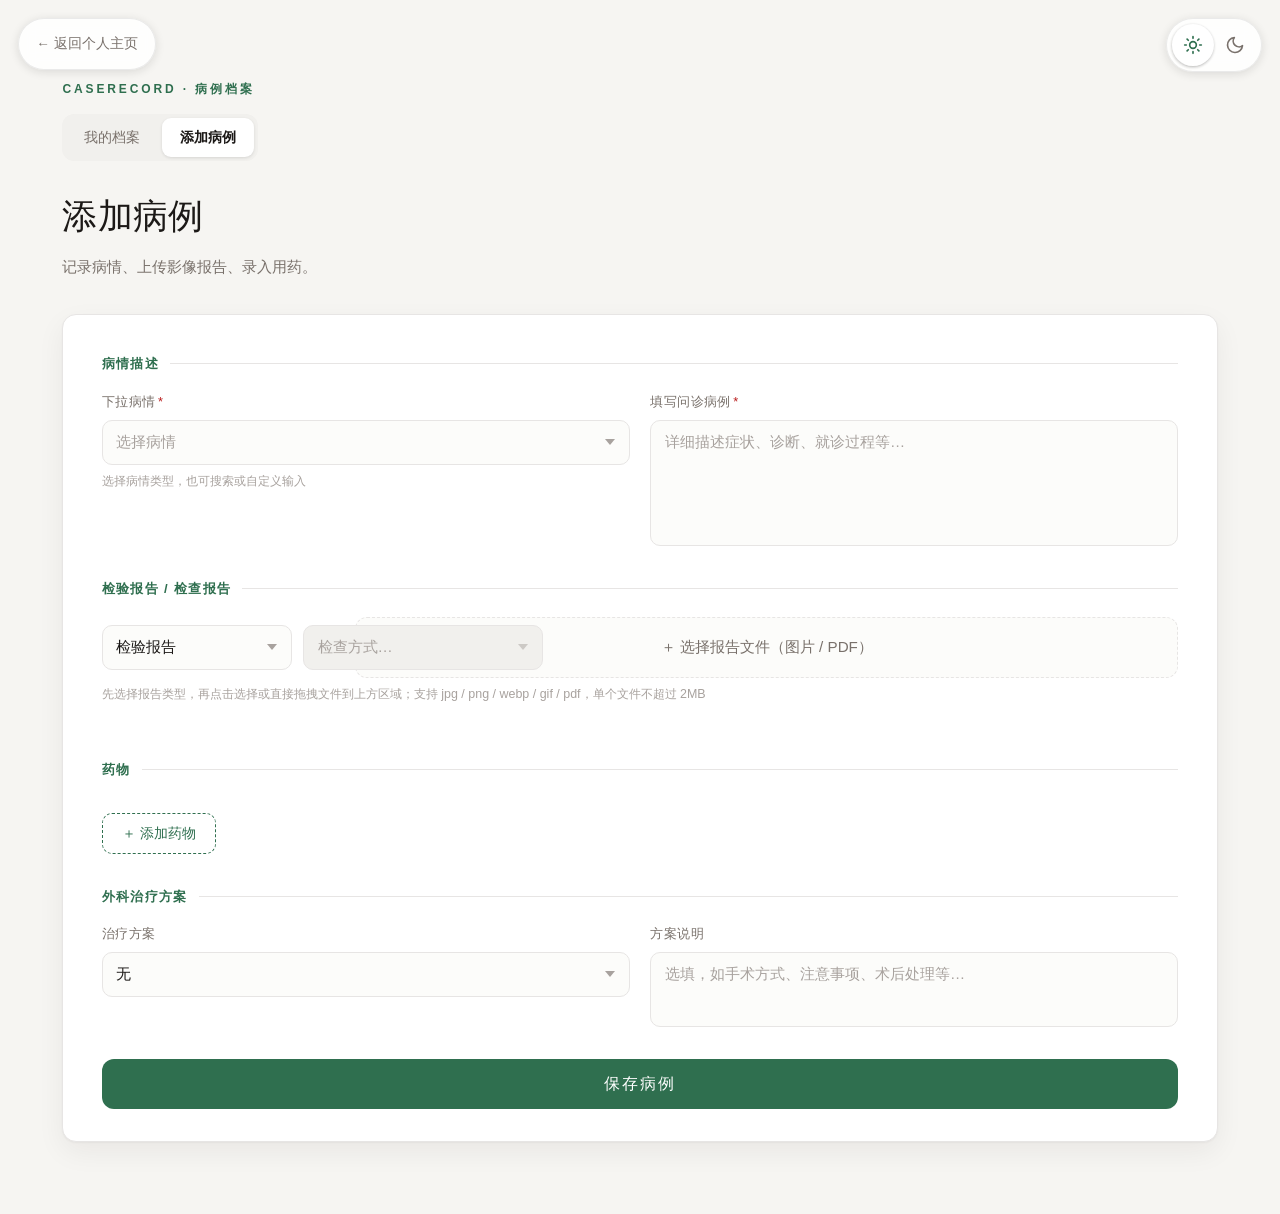
<file: app/case.html>
<!DOCTYPE html>
<html lang="zh-CN">
<head>
  <meta charset="UTF-8">
  <meta name="viewport" content="width=device-width, initial-scale=1.0">
  <title>CaseRecord · 添加病例</title>
  <link rel="stylesheet" href="css/style.css">
<script>
  // 主题防闪白：渲染前按记忆应用深色模式（加在 <html> 上）
  (function () {
    try {
      if (localStorage.getItem("caseRecord.theme") === "dark") {
        document.documentElement.classList.add("dark");
      }
    } catch (e) {}
  })();
</script>
</head>
<body>
  <div class="theme-toggle" id="theme-toggle" role="group" aria-label="主题切换">
    <span class="theme-slider" aria-hidden="true"></span>
    <button type="button" class="theme-btn active" data-theme="light" title="浅色模式" aria-label="浅色模式">
      <svg viewBox="0 0 24 24"  fill="none" stroke="currentColor" stroke-width="2" stroke-linecap="round" stroke-linejoin="round" aria-hidden="true"><circle cx="12" cy="12" r="4"/><path d="M12 2v2M12 20v2M4.93 4.93l1.41 1.41M17.66 17.66l1.41 1.41M2 12h2M20 12h2M4.93 19.07l1.41-1.41M17.66 6.34l1.41-1.41"/></svg>
    </button>
    <button type="button" class="theme-btn" data-theme="dark" title="深色模式" aria-label="深色模式">
      <svg viewBox="0 0 24 24"  fill="none" stroke="currentColor" stroke-width="2" stroke-linecap="round" stroke-linejoin="round" aria-hidden="true"><path d="M21 12.79A9 9 0 1 1 11.21 3 7 7 0 0 0 21 12.79z"/></svg>
    </button>
  </div>

  <main class="page dash">
    <a class="back" href="dashboard.html" id="back-link">← 返回个人主页</a>
    <div class="brand">CaseRecord · 病例档案</div>

    <nav class="topnav" id="topnav">
      <span class="topnav-slider" aria-hidden="true"></span>
      <a class="topnav-link" href="dashboard.html">我的档案</a>
      <a class="topnav-link active" href="case.html">添加病例</a>
    </nav>

    <header>
      <h1 id="page-title">添加病例</h1>
      <p class="sub" id="page-sub">记录病情、上传影像报告、录入用药。</p>
    </header>

    <form id="case-form" class="card" novalidate>
      <!-- 病情描述：下拉病情 + 填写问诊病例 -->
      <fieldset>
        <div class="group-title">病情描述</div>
        <div class="grid">
          <div class="field">
            <label class="required">下拉病情</label>
            <div id="illness-slot"></div>
            <small class="hint">选择病情类型，也可搜索或自定义输入</small>
          </div>
          <div class="field">
            <label for="condition" class="required">填写问诊病例</label>
            <textarea id="condition" name="condition" rows="6" placeholder="详细描述症状、诊断、就诊过程等…"></textarea>
          </div>
        </div>
      </fieldset>

      <!-- 检验报告 / 检查报告 -->
      <fieldset>
        <div class="group-title">检验报告 / 检查报告</div>
        <div class="grid">
          <div class="field span-2">
            <div class="upload-toolbar">
              <div class="report-kind-group">
                <div class="kind-select" id="report-kind-slot"></div>
                <div class="modality-select" id="modality-slot"></div>
              </div>
              <input type="file" id="report-files" name="report-files" accept="image/*,.pdf" multiple hidden>
              <button type="button" class="upload-btn" id="upload-trigger">＋ 选择报告文件（图片 / PDF）</button>
            </div>
            <small class="hint" id="upload-hint">先选择报告类型，再点击选择或直接拖拽文件到上方区域；支持 jpg / png / webp / gif / pdf，单个文件不超过 2MB</small>
            <div class="upload-preview" id="upload-preview"></div>
          </div>
        </div>
      </fieldset>

      <!-- 药物 -->
      <fieldset>
        <div class="group-title">药物</div>
        <div class="grid" id="med-list">
          <!-- 药物行由 JS 生成 -->
        </div>
        <button type="button" class="add-med" id="add-med">＋ 添加药物</button>
      </fieldset>

      <!-- 外科治疗方案 -->
      <fieldset>
        <div class="group-title">外科治疗方案</div>
        <div class="grid">
          <div class="field">
            <label>治疗方案</label>
            <div id="treatment-slot"></div>
          </div>
          <div class="field">
            <label for="treatment-note">方案说明</label>
            <textarea id="treatment-note" name="treatment-note" rows="3" placeholder="选填，如手术方式、注意事项、术后处理等…"></textarea>
          </div>
        </div>
      </fieldset>

      <div class="submit-row">
        <button type="submit" class="btn-submit" id="btn-submit">保存病例</button>
      </div>
    </form>
  </main>

  <div class="toast" id="toast" role="status"></div>

  <script src="js/store.js"></script>
  <script src="js/case.js"></script>
  <script>
    (function () {
      var nav = document.getElementById("topnav");
      if (!nav) return;
      var links = nav.querySelectorAll(".topnav-link");
      var active = nav.querySelector(".topnav-link.active");
      if (active && links[0] && active !== links[0]) nav.classList.add("second");
    })();
  </script>
  <script src="js/theme.js"></script>
</body>
</html>
</file>
<file: app/css/style.css>
/* ==========================================================
   CaseRecord · 病例档案
   简洁 / 高级 / 暖白基调 + 墨绿强调
   ========================================================== */

:root {
  --bg: #f6f5f2;
  --card: #ffffff;
  --ink: #1c1917;
  --ink-2: #79716b;
  --ink-3: #a8a29e;
  --line: #e7e5e4;
  --accent: #2f6f4f;
  --accent-deep: #20533a;
  --accent-soft: #e9f2ec;
  --danger: #b91c1c;
  --field-bg: #fcfcfa;
  --well: #f1f0ed;
  --field-focus: #ffffff;
  --radius: 14px;
  --shadow: 0 1px 2px rgba(28, 25, 23, 0.04), 0 10px 28px rgba(28, 25, 23, 0.06);
}

/* 深色模式：基础配色（切换可见；类加在 <html> 上，页面渲染前即生效，避免闪白） */
html.dark {
  --bg: #151517;
  --card: #1b1b1c;
  --ink: #e8e8ea;
  --ink-2: #9a9a9f;
  --ink-3: #6b6b70;
  --line: #333336;
  --accent: #6fbf96;
  --accent-deep: #8ad2ab;
  --accent-soft: #223a2d;
  --danger: #e06a5c;
  --field-bg: #1f1f21;
  --well: #242426;
  --field-focus: #262629;
  --shadow: 0 1px 2px rgba(0, 0, 0, 0.3), 0 10px 28px rgba(0, 0, 0, 0.35);
  background: var(--bg);
  color: var(--ink);
}

/* 深色模式：表面适配（下拉菜单等原硬编码白色区域） */
html.dark .cselect-menu {
  background: var(--card);
}

html.dark .cselect-menu li:hover,
html.dark .cselect-menu li.active {
  background: var(--well);
}

html.dark .ocr-raw-details[open] .ocr-raw {
  background: var(--field-bg);
}

/* 深色模式：按钮 / 切换控件 hover 高亮适配 */
html.dark .btn-add:hover,
html.dark .add-med:hover,
html.dark .btn-edit-detail:hover,
html.dark .btn-rerun:hover {
  background: var(--well);
}

html.dark .btn-danger:hover {
  background: rgba(224, 106, 92, 0.14);
}

html.dark .modal-btn-cancel:hover {
  background: var(--well);
}

html.dark .cselect-trigger:hover {
  border-color: var(--line);
  background: var(--field-bg);
}

html.dark .segmented label:hover {
  background: rgba(255, 255, 255, 0.08);
}

html.dark .mode-btn:hover {
  color: #fff;
}

html.dark .lab-input:hover {
  background: var(--well);
}

html.dark .topnav-link:hover {
  color: #fff;
}


* {
  margin: 0;
  padding: 0;
  box-sizing: border-box;
}

html {
  -webkit-font-smoothing: antialiased;
  text-rendering: optimizeLegibility;
  background: var(--bg);
}

body {
  font-family: -apple-system, BlinkMacSystemFont, "Segoe UI", "PingFang SC",
    "Hiragino Sans GB", "Microsoft YaHei", sans-serif;
  background: transparent; /* 背景由 html 承载，避免遮挡负层辐射圆 */
  color: var(--ink);
  line-height: 1.6;
  min-height: 100vh;
}

/* ---------- 页面容器与淡入 ---------- */
.page {
  position: relative;
  z-index: 1;
  max-width: 860px;
  margin: 0 auto;
  padding: 5rem 1.5rem 4.5rem;
}

@keyframes fade {
  from {
    opacity: 0;
    transform: translateY(8px);
  }
  to {
    opacity: 1;
    transform: none;
  }
}

/* ---------- 页头 ---------- */
header {
  margin-bottom: 2.2rem;
}

/* ---------- 首页（风光照片铺满全屏背景，左 30% 高斯模糊显示标题按钮） ---------- */
.home {
  position: relative;
  max-width: none;
  min-height: 100vh;
  padding: 0;
  margin: 0;
}

/* 照片铺满整个页面 */
.home-right {
  position: absolute;
  inset: 0;
  z-index: 0;
  overflow: hidden;
}

.home-photo {
  position: absolute;
  inset: 0;
  width: 100%;
  height: 100%;
  object-fit: cover;
  object-position: 48% 50%;
  display: block;
}

/* 左 30%：标题按钮 + 高斯模糊背景（同一张照片自身模糊，兼容性最稳） */
.home-left {
  position: relative;
  z-index: 1;
  width: 30%;
  min-height: 100vh;
  display: flex;
  flex-direction: column;
  justify-content: center;
  padding: 3rem clamp(1.6rem, 3vw, 3.4rem);
  box-sizing: border-box;
  overflow: hidden;
}

/* 模糊背景层：同一张照片放大铺满并高斯模糊 */
.home-left::before {
  content: "";
  position: absolute;
  inset: -24px; /* 向外扩一点，避免边缘漏出未模糊区域 */
  background: url("../assets/home-landscape.jpg") center / cover no-repeat;
  filter: blur(18px);
  -webkit-filter: blur(18px);
  transform: scale(1.06);
  z-index: 0;
}

/* 深色遮罩层：压暗背景，提升白字可读性 */
.home-left::after {
  content: "";
  position: absolute;
  inset: 0;
  background: rgba(0, 0, 0, 0.35);
  z-index: 0;
}

/* 内容浮在模糊层之上 */
.home-left > * {
  position: relative;
  z-index: 1;
}

.home h1 {
  font-size: clamp(1.9rem, 2.6vw, 2.6rem);
}

/* 左栏文字统一白色系，与照片背景协调 */
.home-left .brand {
  color: #fff;
}

.home-left h1 {
  color: #fff;
  text-shadow: 0 2px 12px rgba(0, 0, 0, 0.35);
}

.home-left .sub {
  color: rgba(255, 255, 255, 0.88);
  text-shadow: 0 1px 8px rgba(0, 0, 0, 0.3);
}

.home-left .secondary {
  color: rgba(255, 255, 255, 0.85);
}

.home-left .secondary:hover {
  color: #fff;
  background: transparent; /* 覆盖全局 hover 白底，避免与照片不协调 */
  border-radius: 0;
}

/* 首页覆盖 .page 的宽度/内边距限制 */
.page.home {
  max-width: none;
  width: 100%;
  padding: 0;
}

@media (max-width: 900px) {
  /* 窄屏：左栏占满宽度，照片仍铺满全屏背景 */
  .home-left {
    width: 100%;
    min-height: 100vh;
    padding: 2.5rem 1.6rem;
    border-right: none;
  }

  .home-right {
    min-height: 100vh;
  }
}

/* 主按钮块 */
.cta {
  display: flex;
  align-items: center;
  justify-content: space-between;
  gap: 1rem;
  margin-top: 2.8rem;
  padding: 1.35rem 1.5rem;
  background: var(--card);
  border: 1px solid var(--line);
  border-radius: var(--radius);
  box-shadow: var(--shadow);
  text-decoration: none;
  color: var(--ink);
  cursor: pointer;
  transition: border-color 0.2s ease, box-shadow 0.2s ease, transform 0.2s ease;
}

.cta:hover {
  border-color: var(--accent);
  box-shadow: 0 2px 4px rgba(28, 25, 23, 0.05), 0 18px 44px rgba(47, 111, 79, 0.16);
  transform: translateY(-2px);
}

.cta:active {
  transform: translateY(0) scale(0.995);
}

.cta-text {
  font-size: 1.08rem;
  font-weight: 600;
  letter-spacing: 0.05em;
}

.cta-arrow {
  flex-shrink: 0;
  width: 44px;
  height: 44px;
  display: grid;
  place-items: center;
  border-radius: 50%;
  background: var(--accent-soft);
  color: var(--accent);
  transition: background 0.2s ease, color 0.2s ease, transform 0.2s ease;
}

.cta-arrow svg {
  display: block;
}

.cta:hover .cta-arrow {
  background: var(--accent);
  color: #fff;
  transform: translateX(4px);
}

/* 次要链接 */
.secondary {
  display: inline-block;
  margin-top: 1.4rem;
  font-size: 0.85rem;
  color: var(--ink-3);
  text-decoration: none;
  transition: color 0.15s ease;
}

.secondary:hover {
  color: var(--accent);
  background: var(--bg);
  border-radius: 6px;
}

/* ---------- 个人界面：宽幅容器 ---------- */
.dash {
  max-width: min(1320px, 94vw); /* 比全屏略窄，两侧留空隙 */
  padding-top: 5rem;
}

/* 顶部超长信息条 */
.profile-bar {
  display: flex;
  flex-direction: column;
  gap: 1.4rem;
  padding: 1.6rem 2rem;
}

.bar-top {
  display: flex;
  align-items: center;
  gap: 2.2rem;
}

.bar-left {
  display: flex;
  align-items: center;
  gap: 1.2rem;
  flex-shrink: 0;
}

.bar-title h2 {
  font-size: 1.5rem;
  font-weight: 600;
}

.bar-saved {
  font-size: 0.75rem;
  color: var(--ink-3);
  margin-top: 0.35rem;
}

.bar-info {
  flex: 1;
  min-width: 0;
  display: grid;
  grid-template-columns: repeat(auto-fit, minmax(130px, 1fr));
  gap: 1rem 1.5rem;
}

.bar-actions {
  flex-shrink: 0;
}

.btn-edit {
  display: inline-block;
  min-width: 200px;
  padding: 0.9rem 2rem;
  border-radius: 12px;
  background: var(--accent);
  color: #fff;
  font-size: 1rem;
  font-family: inherit;
  letter-spacing: 0.12em;
  text-decoration: none;
  text-align: center;
  transition: background 0.15s ease, transform 0.05s ease;
}

.btn-edit:hover {
  background: var(--accent-deep);
}

.btn-edit:active {
  transform: scale(0.99);
}

.avatar {
  width: 64px;
  height: 64px;
  border-radius: 50%;
  background: var(--accent);
  color: #fff;
  display: grid;
  place-items: center;
  font-family: Georgia, "Times New Roman", "Songti SC", SimSun, serif;
  font-size: 1.8rem;
  flex-shrink: 0;
}

.chips {
  display: flex;
  flex-wrap: wrap;
  gap: 0.45rem;
  margin-top: 0.5rem;
}

.chip {
  font-size: 0.78rem;
  color: var(--accent);
  background: var(--accent-soft);
  border-radius: 999px;
  padding: 0.25rem 0.75rem;
}

.info-item {
  display: flex;
  flex-direction: column;
  gap: 0.2rem;
}

.info-label {
  font-size: 0.75rem;
  color: var(--ink-3);
  letter-spacing: 0.08em;
}

.info-value {
  font-size: 0.98rem;
  color: var(--ink);
}

.section-title {
  font-size: 0.82rem;
  font-weight: 600;
  letter-spacing: 0.1em;
  color: var(--accent);
  margin-bottom: 0.9rem;
}

.history-item {
  display: flex;
  flex-direction: column;
  gap: 0.2rem;
}

.history-label {
  font-size: 0.75rem;
  color: var(--ink-3);
  letter-spacing: 0.08em;
}

.history-text {
  font-size: 0.95rem;
  color: var(--ink);
  line-height: 1.7;
}

/* 添加病例（档案外右下侧） */
.add-case-row {
  margin-top: 1.4rem;
  display: flex;
  justify-content: flex-end;
}

.btn-add {
  padding: 0.75rem 1.6rem;
  border: 1px solid var(--accent);
  border-radius: 12px;
  background: transparent;
  color: var(--accent);
  font-size: 0.95rem;
  font-family: inherit;
  letter-spacing: 0.08em;
  cursor: pointer;
  transition: background 0.15s ease, color 0.15s ease;
}

a.btn-add {
  display: inline-block;
  text-decoration: none;
}

.btn-add:hover {
  background: var(--accent-soft);
}

.btn-add:active {
  transform: scale(0.98);
}

/* ---------- 影像上传 ---------- */
/* ---------- 检验/检查报告上传 ---------- */
.upload-toolbar {
  display: flex;
  align-items: center;
  gap: 0.8rem;
}

/* 报告类型 + 检查方式：横向并排，检查方式常驻显示 */
.report-kind-group {
  display: flex;
  align-items: center;
  gap: 0.7rem;
  flex: 0 0 auto;
  min-width: 0;
}

.kind-select {
  flex: 0 0 190px;
  min-width: 0;
}

.modality-select {
  flex: 0 0 240px;
  min-width: 0;
}

/* 禁用态（检验报告时检查方式置灰不可选） */
.cselect.disabled .cselect-trigger {
  background: var(--well, #f1f0ed);
  color: var(--ink-3);
  border-color: var(--line);
  cursor: not-allowed;
}

.cselect.disabled .cselect-caret {
  border-top-color: var(--ink-3);
  opacity: 0.5;
}

.upload-toolbar .upload-btn {
  flex: 1; /* 填满剩余空间 */
  width: auto;
}

@media (max-width: 640px) {
  .upload-toolbar {
    flex-direction: column;
    align-items: stretch;
  }

  .report-kind-group {
    flex-direction: column;
    align-items: stretch;
  }
}

.upload-btn {
  width: 100%;
  padding: 1.2rem;
  border: 1.5px dashed var(--line);
  border-radius: 12px;
  background: var(--field-bg, #fcfcfa);
  color: var(--ink-2);
  font-size: 0.95rem;
  font-family: inherit;
  cursor: pointer;
  transition: border-color 0.15s ease, background 0.15s ease, color 0.15s ease;
}

.upload-btn:hover {
  border-color: var(--accent);
  color: var(--accent);
  background: var(--accent-soft);
}

/* 拖拽文件到上传区域时高亮 */
.upload-btn.drag-over {
  border-color: var(--accent);
  border-style: solid;
  color: var(--accent);
  background: var(--accent-soft);
  box-shadow: 0 0 0 3px rgba(47, 111, 79, 0.12);
}

/* ---------- 全屏拖拽遮罩（文件拖入页面时） ---------- */
.drop-overlay {
  position: fixed;
  inset: 0;
  z-index: 9999;
  display: none;
  align-items: center;
  justify-content: center;
  background: rgba(21, 21, 23, 0.78);
  backdrop-filter: blur(4px);
  -webkit-backdrop-filter: blur(4px);
}

.drop-overlay.show {
  display: flex;
}

.drop-overlay-box {
  display: flex;
  flex-direction: column;
  align-items: center;
  gap: 0.6rem;
  padding: 2.2rem 3rem;
  border: 2px dashed rgba(255, 255, 255, 0.55);
  border-radius: 18px;
  background: rgba(255, 255, 255, 0.06);
  color: #fff;
  text-align: center;
  transition: background-color 0.3s ease;
}

.drop-overlay-icon {
  font-size: 2.6rem;
  line-height: 1;
}

.drop-overlay-title {
  font-size: 1.15rem;
  font-weight: 600;
  letter-spacing: 0.04em;
  color: #fff;
  transition: color 0.3s ease;
}

.drop-overlay-sub {
  font-size: 0.82rem;
  color: rgba(255, 255, 255, 0.8);
}

/* 拖到提示框上方：仅背景高亮渐变（外观不变） */
.drop-overlay.over-upload .drop-overlay-box {
  background: rgba(47, 111, 79, 0.45);
}

.drop-overlay.over-upload .drop-overlay-title {
  color: #a5e3c0;
}

.upload-preview {
  display: flex;
  flex-direction: column;
  gap: 0.8rem;
  margin-top: 0.9rem;
}

.report-remove {
  width: 32px;
  height: 32px;
  border-radius: 8px;
  border: 1px solid var(--line);
  background: transparent;
  color: var(--ink-3);
  font-size: 1rem;
  line-height: 1;
  cursor: pointer;
  flex-shrink: 0;
  transition: color 0.15s ease, border-color 0.15s ease;
}

.report-remove:hover {
  color: var(--danger);
  border-color: var(--danger);
}

/* ---------- 药物行（一药一卡，两列并排小方块） ---------- */
#med-list {
  display: grid;
  grid-template-columns: repeat(2, 1fr);
  gap: 0.8rem;
}

/* 窗口较窄时改为单列，保证用法用量一行放得下 */
@media (max-width: 1200px) {
  #med-list {
    grid-template-columns: 1fr;
  }
}

.med-row {
  position: relative;
  display: flex;
  flex-direction: column;
  gap: 0.9rem;
  padding: 1.1rem 1.2rem;
  border: 1px solid var(--line);
  border-radius: 12px;
  background: var(--field-bg, #fcfcfa);
}

.med-row .field:first-child {
  margin-right: 3rem; /* 给右上角删除按钮留位 */
}

/* 用法用量四段下拉 */
.med-usage-row {
  display: flex;
  align-items: center;
  gap: 0.35rem;
  flex-wrap: nowrap; /* 强制一行，不换行 */
}

.med-usage-row .cselect {
  width: auto;
}

.med-usage-row .usage-freq {
  width: 78px;
}

.med-usage-row .usage-amount {
  width: 82px;
}

.med-usage-row .usage-unit {
  width: 82px;
}

.med-usage-row .usage-method {
  width: 122px;
}

.med-remove {
  position: absolute;
  top: 0.7rem;
  right: 0.7rem;
  width: 34px;
  height: 34px;
  border-radius: 9px;
  border: 1px solid var(--line);
  background: transparent;
  color: var(--ink-3);
  font-size: 1.1rem;
  line-height: 1;
  cursor: pointer;
  transition: color 0.15s ease, border-color 0.15s ease;
}

.med-remove:hover {
  color: var(--danger);
  border-color: var(--danger);
}

.add-med {
  margin-top: 1rem;
  padding: 0.6rem 1.2rem;
  border: 1px dashed var(--accent);
  border-radius: 10px;
  background: transparent;
  color: var(--accent);
  font-size: 0.9rem;
  font-family: inherit;
  cursor: pointer;
  transition: background 0.15s ease;
}

.add-med:hover {
  background: var(--accent-soft);
}

/* ---------- 病例列表 ---------- */
.cases-section {
  margin-top: 2.4rem;
}

.section-title-row {
  display: flex;
  align-items: baseline;
  justify-content: space-between;
  gap: 1rem;
  margin-bottom: 1rem;
}

.section-title-row .section-title {
  margin-bottom: 0;
}

.cases-count {
  font-size: 0.8rem;
  color: var(--ink-3);
}

.cases-list {
  display: flex;
  flex-direction: column;
  gap: 0.8rem;
}

.case-item {
  display: flex;
  align-items: center;
  justify-content: space-between;
  gap: 1.2rem;
  background: var(--card);
  border: 1px solid var(--line);
  border-radius: var(--radius);
  padding: 1.1rem 1.3rem;
  box-shadow: var(--shadow);
  cursor: pointer;
  text-decoration: none;
  color: inherit;
  transition: border-color 0.15s ease, box-shadow 0.15s ease;
}

.case-item:hover {
  border-color: var(--accent);
  box-shadow: 0 2px 4px rgba(28, 25, 23, 0.05), 0 12px 32px rgba(47, 111, 79, 0.1);
}

.case-item:focus-visible {
  outline: none;
  border-color: var(--accent);
  box-shadow: 0 0 0 3px rgba(47, 111, 79, 0.15);
}

.case-left {
  display: flex;
  flex-direction: column;
  gap: 0.35rem;
  min-width: 0;
}

.case-date {
  font-size: 0.78rem;
  color: var(--ink-3);
  letter-spacing: 0.05em;
}

.case-cond {
  font-size: 0.95rem;
  color: var(--ink);
  line-height: 1.6;
  display: -webkit-box;
  -webkit-line-clamp: 2;
  -webkit-box-orient: vertical;
  overflow: hidden;
}

/* ---------- 病例说明 ---------- */
.case-note {
  margin-top: 2.4rem;
}

.case-note .section-title-row {
  margin-bottom: 0.4rem;
}

.case-note-tip {
  font-size: 0.8rem;
  color: var(--ink-3);
  margin: 0 0 0.8rem;
}

.case-note-model {
  display: inline-block;
  font-size: 0.78rem;
  color: var(--accent);
  background: var(--accent-soft);
  border-radius: 999px;
  padding: 0.2rem 0.8rem;
  margin-bottom: 0.8rem;
  word-break: break-all;
}

.case-note textarea {
  width: 100%;
  min-height: 240px;
  resize: none;
  box-sizing: border-box;
  padding: 0.9rem 1rem;
  border: 1px solid var(--line);
  border-radius: var(--radius);
  background: var(--card);
  color: var(--ink);
  font-family: inherit;
  font-size: 0.95rem;
  line-height: 1.7;
  transition: border-color 0.15s ease, box-shadow 0.15s ease;
}

.case-note textarea:focus {
  outline: none;
  border-color: var(--accent);
  box-shadow: 0 0 0 3px rgba(47, 111, 79, 0.12);
}

.case-note textarea[readonly] {
  background: var(--field-bg, #faf9f7);
  color: var(--ink-2, #555);
  cursor: default;
}

.case-note textarea[readonly]:focus {
  border-color: var(--line);
  box-shadow: none;
}

.case-note-foot {
  display: flex;
  align-items: center;
  justify-content: space-between;
  gap: 1rem;
  margin-top: 0.8rem;
}

.case-note-meta {
  font-size: 0.78rem;
  color: var(--ink-3);
  min-width: 0;
  overflow: hidden;
  text-overflow: ellipsis;
  white-space: nowrap;
}

.case-note-hint {
  font-size: 0.78rem;
  color: var(--ink-3);
  flex-shrink: 0;
}

.btn-ai-note {
  flex-shrink: 0;
  padding: 0.55rem 1.4rem;
  border: none;
  border-radius: 999px;
  background: var(--accent);
  color: #fff;
  font-family: inherit;
  font-size: 0.9rem;
  letter-spacing: 0.06em;
  cursor: pointer;
  transition: background 0.15s ease, opacity 0.15s ease, transform 0.05s ease;
}

.btn-ai-note:hover {
  background: var(--accent-deep);
}

.btn-ai-note:active {
  transform: scale(0.99);
}

.btn-ai-note:disabled {
  opacity: 0.6;
  cursor: not-allowed;
}

.case-note-head-actions {
  display: flex;
  align-items: center;
  gap: 0.9rem;
}

.note-timer {
  font-size: 0.85rem;
  color: var(--accent);
  font-variant-numeric: tabular-nums;
  white-space: nowrap;
}

/* ---------- AI 解析（报告详情页） ---------- */
.ai-parse {
  margin-top: 2.4rem;
}

.ai-parse .section-title-row {
  margin-bottom: 0.4rem;
}

.ai-parse textarea {
  width: 100%;
  min-height: 260px;
  resize: none;
  box-sizing: border-box;
  padding: 0.9rem 1rem;
  border: 1px solid var(--line);
  border-radius: var(--radius);
  background: var(--card);
  color: var(--ink);
  font-family: inherit;
  font-size: 0.95rem;
  line-height: 1.7;
  transition: border-color 0.15s ease, box-shadow 0.15s ease;
}

.ai-parse textarea:focus {
  outline: none;
  border-color: var(--accent);
  box-shadow: 0 0 0 3px rgba(47, 111, 79, 0.12);
}

.ai-parse textarea[readonly] {
  background: var(--field-bg, #faf9f7);
  color: var(--ink-2, #555);
  cursor: default;
}

.case-tags {
  display: flex;
  flex-wrap: wrap;
  gap: 0.4rem;
  flex-shrink: 0;
}

@media (max-width: 640px) {
  .case-item {
    flex-direction: column;
    align-items: flex-start;
  }
}

/* ---------- 顶部导航栏 ---------- */
.topnav {
  position: relative;
  display: flex;
  gap: 0.3rem;
  width: fit-content;
  padding: 0.25rem;
  margin-bottom: 1.8rem;
  background: var(--well, #f1f0ed);
  border-radius: 12px;
}

/* 导航滑块：页面加载时滑到当前页对应按钮 */
/* 导航滑块：JS 定位 + 在目标位置从中心展开 */
.topnav-slider {
  position: absolute;
  top: 0.25rem;
  left: 0.25rem;
  width: calc(50% - 0.4rem);
  height: calc(100% - 0.5rem);
  background: var(--card, #fff);
  border-radius: 9px;
  box-shadow: 0 1px 3px rgba(28, 25, 23, 0.12);
  z-index: 0;
  pointer-events: none;
  --tx: 0;
  transform: translateX(var(--tx));
  transform-origin: center;
  animation: topnav-slide-in 0.4s cubic-bezier(0.4, 0, 0.2, 1);
}

/* 深色模式下导航滑块用稍亮的卡片色，避免刺眼纯白 */
html.dark .topnav-slider {
  background: #2e2e30;
  box-shadow: 0 1px 3px rgba(0, 0, 0, 0.35);
}

/* 当前页为第二个按钮（添加病例页）时滑块右移 */
.topnav.second .topnav-slider {
  --tx: calc(100% + 0.3rem);
}

/* 在目标位置从中心向两侧展开，无左右位移感 */
@keyframes topnav-slide-in {
  from {
    transform: translateX(var(--tx)) scaleX(0);
  }
}

.topnav-link {
  position: relative;
  z-index: 1;
  padding: 0.5rem 1.1rem;
  border-radius: 9px;
  font-size: 0.9rem;
  color: var(--ink-2);
  text-decoration: none;
  white-space: nowrap;
  transition: color 0.15s ease;
}

.topnav-link:hover {
  color: var(--ink);
}

.topnav-link.active {
  color: var(--ink);
  font-weight: 600;
}

@media (max-width: 640px) {
  .topnav {
    width: 100%;
  }

  .topnav-link {
    flex: 1;
    text-align: center;
  }
}

/* ---------- 病例详情页（整屏） ---------- */
.header-row {
  display: flex;
  align-items: center;
  justify-content: space-between;
  gap: 1.5rem;
  flex-wrap: wrap;
}

.btn-edit-detail {
  padding: 0.7rem 1.5rem;
  border: 1px solid var(--accent);
  border-radius: 12px;
  background: transparent;
  color: var(--accent);
  font-size: 0.95rem;
  font-family: inherit;
  letter-spacing: 0.08em;
  text-decoration: none;
  white-space: nowrap;
  transition: background 0.15s ease;
}

.btn-edit-detail:hover {
  background: var(--accent-soft);
}

.header-actions {
  display: flex;
  align-items: center;
  gap: 0.8rem;
  flex-wrap: wrap;
}

.btn-danger {
  padding: 0.7rem 1.5rem;
  border: 1px solid var(--danger);
  border-radius: 12px;
  background: transparent;
  color: var(--danger);
  font-size: 0.95rem;
  font-family: inherit;
  letter-spacing: 0.08em;
  white-space: nowrap;
  cursor: pointer;
  transition: background 0.15s ease;
}

.btn-danger:hover {
  background: rgba(185, 28, 28, 0.08);
}

.btn-danger:active {
  transform: scale(0.98);
}

.detail-card {
  padding: 2.6rem 2.6rem 3rem; /* 适中留白 */
}

.detail-block {
  padding: 2.2rem 0; /* 上下留白，分割线与上下内容都有距离 */
}

.detail-block:first-child {
  padding-top: 0.4rem;
}

.detail-block + .detail-block {
  border-top: 1px solid var(--line);
}

.detail-card .section-title {
  margin-bottom: 1.2rem;
}

.detail-cond {
  font-size: 1rem;
  line-height: 2.2;
  color: var(--ink);
  white-space: pre-wrap;
  word-break: break-word;
}

.detail-illness {
  display: inline-block;
  margin-bottom: 1rem;
  font-size: 0.85rem;
  color: var(--accent);
  background: var(--accent-soft);
  border-radius: 999px;
  padding: 0; /* 内边距交给链接，保证 hover 高亮与绿块完全重合 */
  overflow: hidden;
}

/* 病情类型：整个胶囊块可点击跳转 */
.illness-block-link {
  display: inline-flex;
  align-items: center;
  gap: 0.4rem;
  color: var(--accent);
  text-decoration: none;
  cursor: pointer;
  border-radius: 999px;
  padding: 0.35rem 0.9rem; /* 与原胶囊内边距一致 */
  transition: background 0.15s ease, box-shadow 0.15s ease;
}

.illness-block-link:hover {
  background: rgba(47, 111, 79, 0.12);
  box-shadow: 0 1px 4px rgba(47, 111, 79, 0.18);
}

.illness-label {
  color: var(--ink-2);
}

.illness-name {
  font-weight: 600;
  color: var(--accent);
}

.illness-arrow {
  font-size: 0.75rem;
  color: var(--accent);
  opacity: 0.7;
  transition: opacity 0.15s ease, transform 0.15s ease;
}

.illness-block-link:hover .illness-arrow {
  opacity: 1;
  transform: translate(1px, -1px);
}

.detail-images {
  display: block; /* 报告块容器：占满整行 */
}

.detail-images img {
  width: 100%;
  height: 220px; /* 与病情栏高度协调 */
  object-fit: cover;
  border-radius: 10px;
  border: 1px solid var(--line);
  display: block;
  cursor: zoom-in;
  transition: border-color 0.15s ease;
}

.detail-images img:hover {
  border-color: var(--accent);
}

.detail-pdf {
  display: flex;
  align-items: center;
  gap: 0.5rem;
  padding: 1rem;
  border: 1px solid var(--line);
  border-radius: 10px;
  background: var(--bg);
  color: var(--accent);
  font-size: 0.92rem;
  text-decoration: none;
  transition: background 0.15s ease;
}

.detail-pdf:hover {
  background: var(--accent-soft);
}

.detail-meds {
  display: flex;
  flex-direction: column;
  gap: 1rem;
}

.detail-med {
  display: flex;
  align-items: baseline;
  justify-content: space-between;
  gap: 1rem;
  background: var(--bg);
  border-radius: 10px;
  padding: 1.2rem 1.2rem;
  font-size: 0.95rem;
}

.detail-med-name {
  font-weight: 600;
  color: var(--ink);
}

/* 药物名称：可点击跳转搜索 */
.detail-med-name.med-search {
  color: var(--accent);
  text-decoration: none;
  cursor: pointer;
  border-bottom: 1px dashed rgba(47, 111, 79, 0.4);
  transition: color 0.15s ease, border-color 0.15s ease, background 0.15s ease;
}

.detail-med-name.med-search:hover {
  color: var(--accent-deep);
  border-bottom-color: var(--accent-deep);
  background: var(--accent-soft);
  border-radius: 4px;
}

.detail-med-usage {
  color: var(--ink-2);
  text-align: right;
}

.detail-empty {
  font-size: 0.9rem;
  color: var(--ink-3);
}

/* ---------- 报告横向块列表 ---------- */
.report-list {
  display: flex;
  flex-direction: column;
  gap: 0.8rem; /* 每个报告占满整行 */
}

.report-list .report-row {
  width: 100%;
}

.report-row {
  display: flex;
  align-items: center;
  gap: 0.7rem;
  padding: 0.8rem 1.1rem;
  border: 1px solid var(--line);
  border-radius: 12px;
  background: var(--field-bg, #fcfcfa);
  text-decoration: none;
  color: inherit;
  cursor: pointer;
  transition: border-color 0.15s ease, box-shadow 0.15s ease;
}

.report-row:hover {
  border-color: var(--accent);
  box-shadow: 0 2px 4px rgba(28, 25, 23, 0.05), 0 10px 28px rgba(47, 111, 79, 0.1);
}

.report-row:focus-visible {
  outline: none;
  border-color: var(--accent);
  box-shadow: 0 0 0 3px rgba(47, 111, 79, 0.15);
}

.report-thumb {
  width: 52px;
  height: 52px;
  border-radius: 10px;
  overflow: hidden;
  flex-shrink: 0;
  background: var(--bg);
  display: grid;
  place-items: center;
}

.report-thumb img {
  width: 100%;
  height: 100%;
  object-fit: cover;
  display: block;
}

.report-thumb-pdf {
  color: var(--accent);
  font-size: 0.72rem;
  letter-spacing: 0.08em;
}

.report-name {
  flex: 1;
  min-width: 0;
  font-size: 0.95rem;
  color: var(--ink);
  line-height: 1.4;
  overflow-wrap: anywhere;
  word-break: break-all;
}

/* 报告类型标签（检验报告 / 检查报告） */
.report-kind-chip {
  flex-shrink: 0;
  font-size: 0.75rem;
  color: var(--accent);
  background: var(--accent-soft);
  border-radius: 999px;
  padding: 0.25rem 0.7rem;
  white-space: nowrap;
}

/* 检查方式标签（DR / CT / MR / 超声等） */
.modality-chip {
  color: #0f766e;
  background: #ecfdf5;
}

.report-arrow {
  flex-shrink: 0;
  font-size: 1.3rem;
  color: var(--ink-3);
  line-height: 1;
}

/* 标签组：靠右对齐，紧贴箭头左侧 */
.report-tags {
  margin-left: auto;
  display: inline-flex;
  align-items: center;
  gap: 0.45rem;
  min-width: 0;
}

/* ---------- 删除确认弹窗 ---------- */
.modal-mask {
  position: fixed;
  inset: 0;
  background: rgba(28, 25, 23, 0.5);
  display: flex;
  align-items: center;
  justify-content: center;
  padding: 1.5rem;
  z-index: 70;
  animation: fade 0.18s ease both;
}

.modal-mask[hidden] {
  display: none;
}

.modal {
  background: var(--card);
  border-radius: 16px;
  max-width: 440px;
  width: 100%;
  box-shadow: 0 24px 64px rgba(28, 25, 23, 0.22);
  animation: modal-in 0.2s ease both;
}

@keyframes modal-in {
  from {
    opacity: 0;
    transform: translateY(12px) scale(0.98);
  }
  to {
    opacity: 1;
    transform: none;
  }
}

.modal-head {
  display: flex;
  align-items: flex-start;
  justify-content: space-between;
  gap: 1rem;
  padding: 1.4rem 1.6rem 0;
}

.modal-title {
  font-size: 1.1rem;
  font-weight: 600;
}

.modal-close {
  width: 34px;
  height: 34px;
  border: none;
  border-radius: 50%;
  background: var(--bg);
  color: var(--ink-2);
  font-size: 1.2rem;
  line-height: 1;
  cursor: pointer;
  transition: background 0.15s ease, color 0.15s ease;
}

.modal-close:hover {
  background: var(--line);
  color: var(--ink);
}

.modal-body {
  padding: 1.2rem 1.6rem 1.6rem;
}

.modal-warn {
  font-size: 0.95rem;
  line-height: 1.8;
  color: var(--ink);
}

.modal-warn strong {
  color: var(--danger);
}

.modal-hint {
  font-size: 0.85rem;
  color: var(--ink-2);
  margin-top: 0.6rem;
}

.modal-field {
  margin-top: 1.2rem;
  display: flex;
  flex-direction: column;
  gap: 0.45rem;
}

.modal-field label {
  font-size: 0.8rem;
  color: var(--ink-2);
}

.modal-field input {
  padding: 0.65rem 0.85rem;
  border: 1px solid var(--line);
  border-radius: 10px;
  background: var(--field-bg, #fcfcfa);
  font-size: 0.92rem;
  font-family: inherit;
  color: var(--ink);
  transition: border-color 0.15s ease, box-shadow 0.15s ease;
}

.modal-field input:focus {
  outline: none;
  border-color: var(--accent);
  box-shadow: 0 0 0 3px rgba(47, 111, 79, 0.12);
}

.modal-actions {
  display: flex;
  gap: 0.8rem;
  margin-top: 1.4rem;
}

.modal-btn-cancel {
  flex: 1;
  padding: 0.75rem;
  border: 1px solid var(--line);
  border-radius: 12px;
  background: transparent;
  color: var(--ink);
  font-size: 0.95rem;
  font-family: inherit;
  cursor: pointer;
  transition: background 0.15s ease;
}

.modal-btn-cancel:hover {
  background: var(--bg);
}

.modal-btn-danger {
  flex: 1;
  padding: 0.75rem;
  border: none;
  border-radius: 12px;
  background: var(--danger);
  color: #fff;
  font-size: 0.95rem;
  font-family: inherit;
  cursor: pointer;
  transition: background 0.15s ease, opacity 0.15s ease;
}

.modal-btn-danger:hover:not(:disabled) {
  background: #991b1b;
}

.modal-btn-danger:disabled {
  opacity: 0.45;
  cursor: not-allowed;
}

/* ---------- AI 连接检测弹窗 ---------- */
/* 弹窗偏上方显示，灰色遮罩覆盖全屏 */
#ai-test-mask {
  align-items: flex-start;
  padding-top: 22vh;
}

.ai-test-ok {
  width: 100%;
}

.ai-test-box {
  padding: 1rem 1.2rem;
  border-radius: 10px;
  background: var(--accent-soft);
  border: 1px solid rgba(47, 111, 79, 0.35);
  color: var(--accent-deep);
  font-size: 0.95rem;
  line-height: 1.7;
  word-break: break-all;
  white-space: pre-wrap;
}

/* 失败：红色框完整包裹报错文本 */
.ai-test-box.error {
  background: rgba(185, 28, 28, 0.07);
  border: 1.5px solid var(--danger);
  color: var(--danger);
}

/* 报错解读（红框下方） */
.ai-test-interpret {
  margin-top: 0.8rem;
  padding: 0.9rem 1.1rem;
  border-radius: 10px;
  background: #fff7ed;
  border: 1px solid #f59e0b;
  color: #92400e;
  font-size: 0.9rem;
  line-height: 1.7;
  word-break: break-all;
}

/* ---------- OCR 识别区 ---------- */
.ocr-section {
  min-width: 0;
}

.ocr-warning {
  font-size: 0.82rem;
  color: var(--danger);
  background: rgba(185, 28, 28, 0.06);
  border: 1px solid rgba(185, 28, 28, 0.3);
  border-radius: 8px;
  padding: 0.5rem 0.8rem;
  margin-bottom: 0.8rem;
}

.ocr-note {
  display: inline-block;
  font-size: 0.8rem;
  color: var(--ink-2);
  background: var(--bg);
  border: 1px solid var(--line);
  border-radius: 8px;
  padding: 0.4rem 0.8rem;
}

/* 提示 + 输入模式切换 */
.ocr-note-row {
  display: flex;
  align-items: center;
  justify-content: space-between;
  gap: 1rem;
  flex-wrap: wrap;
  margin-bottom: 1rem;
}

.ocr-mode {
  position: relative;
  display: flex;
  background: var(--well, #f1f0ed);
  border-radius: 10px;
  padding: 3px;
  gap: 3px;
}

/* 滑动指示器：点击时丝滑滑到目标按钮 */
.mode-slider {
  position: absolute;
  top: 3px;
  left: 3px;
  width: calc(50% - 4.5px);
  height: calc(100% - 6px);
  background: var(--card, #fff);
  border-radius: 8px;
  box-shadow: 0 1px 3px rgba(28, 25, 23, 0.12);
  transition: transform 0.35s cubic-bezier(0.4, 0, 0.2, 1);
  z-index: 0;
  pointer-events: none;
}

/* 深色模式下自动/手动切换滑块用稍亮卡片色 */
html.dark .mode-slider {
  background: #2e2e30;
  box-shadow: 0 1px 3px rgba(0, 0, 0, 0.35);
}

.ocr-mode.manual .mode-slider {
  transform: translateX(calc(100% + 3px));
}

.mode-btn {
  position: relative;
  flex: 1;
  border: none;
  background: transparent;
  padding: 0.45rem 1rem;
  border-radius: 8px;
  font-size: 0.85rem;
  font-family: inherit;
  color: var(--ink-2);
  cursor: pointer;
  z-index: 1;
  white-space: nowrap;
  transition: color 0.2s ease;
}

.mode-btn:hover {
  color: var(--ink);
}

.mode-btn.active {
  color: var(--ink);
  font-weight: 600;
}

.ocr-table .ocr-result {
  color: var(--ink);
  font-weight: 500;
}

.ocr-status {
  font-size: 0.9rem;
  color: var(--ink-2);
  margin-bottom: 1rem;
  white-space: pre-wrap;
}

.ocr-status.err {
  color: var(--danger);
}

.ocr-table {
  width: 100%;
  border-collapse: collapse;
  font-size: 0.92rem;
}

/* 表格区域限高滚动，表头固定（项目列始终可见） */
#ocr-table-wrap {
  max-height: 62vh;
  overflow-y: auto;
}

/* 检查报告：影像表现（OCR）+ 影像判断（手动）两栏 */
#ocr-text-wrap {
  display: flex;
  flex-direction: column;
  gap: 0.8rem;
}

.ocr-check-cols {
  display: grid;
  grid-template-columns: 1fr 1fr;
  gap: 1rem;
}

.ocr-check-col {
  display: flex;
  flex-direction: column;
  gap: 0.5rem;
  min-width: 0;
}

.ocr-check-title {
  display: flex;
  align-items: center;
  gap: 0.5rem;
  font-size: 0.9rem;
  font-weight: 600;
  color: var(--ink);
}

.ocr-check-tag {
  font-size: 0.7rem;
  font-weight: 400;
  color: var(--accent);
  background: var(--accent-soft);
  border-radius: 999px;
  padding: 0.1rem 0.55rem;
  white-space: nowrap;
}

/* AI 识别/解析 小节标题 */
.ocr-text-title {
  display: flex;
  align-items: center;
  gap: 0.5rem;
  font-size: 0.9rem;
  font-weight: 600;
  color: var(--ink);
  margin-bottom: 0.5rem;
}

/* 自动识别状态条 */
.ai-recog-status {
  font-size: 0.85rem;
  line-height: 1.6;
  border-radius: 8px;
  padding: 0.55rem 0.85rem;
  margin-bottom: 0.8rem;
  word-break: break-all;
}

.ai-recog-status.ok {
  color: var(--accent);
  background: rgba(47, 111, 79, 0.08);
  border: 1px solid rgba(47, 111, 79, 0.25);
}

.ai-recog-status.err {
  color: var(--danger);
  background: rgba(185, 28, 28, 0.06);
  border: 1px solid rgba(185, 28, 28, 0.3);
}

/* 检验项目表格 */
#lab-table-block {
  margin-bottom: 1.2rem;
}

.lab-table-scroll {
  max-height: 45vh;
  overflow-y: auto;
  border: 1px solid var(--line);
  border-radius: 10px;
}

.lab-table {
  width: 100%;
  border-collapse: separate;
  border-spacing: 0;
  font-size: 0.9rem;
}

.lab-table thead th {
  position: sticky;
  top: 0;
  background: var(--accent-soft);
  color: var(--ink);
  text-align: left;
  padding: 0.55rem 0.6rem;
  font-size: 0.8rem;
  font-weight: 600;
  letter-spacing: 0.04em;
  border-bottom: 1px solid var(--line);
  z-index: 2;
  box-shadow: 0 1px 0 var(--line);
}

.lab-table td {
  padding: 0.3rem 0.4rem;
  border-bottom: 1px solid var(--line);
}

/* 状态列 */
.lab-status {
  font-size: 0.82rem;
  font-weight: 600;
  white-space: nowrap;
  text-align: center;
}

.lab-status.up {
  color: var(--danger);
}

.lab-status.down {
  color: #b45309;
}

.lab-status.ok {
  color: var(--accent);
}

/* 表格行 hover 反馈 */
.lab-table tbody tr:hover {
  background: rgba(47, 111, 79, 0.04);
}

/* 项目计数指示 */
.lab-count {
  font-size: 0.72rem;
  font-weight: 500;
  color: var(--ink-2);
  background: var(--bg);
  border: 1px solid var(--line);
  border-radius: 999px;
  padding: 0.08rem 0.6rem;
  white-space: nowrap;
}

.lab-input {
  width: 100%;
  box-sizing: border-box;
  height: 30px;
  padding: 0 0.5rem;
  border: 1px solid transparent;
  border-radius: 6px;
  background: transparent;
  font-size: 0.9rem;
  font-family: inherit;
  color: var(--ink);
  transition: border-color 0.15s ease, background 0.15s ease;
}

.lab-input:hover {
  background: var(--well, #f5f4f1);
}

.lab-input:focus {
  outline: none;
  border-color: var(--accent);
  background: var(--field-focus, #fff);
}

.lab-table-actions {
  margin-top: 0.6rem;
}

.ocr-check-col textarea {
  width: 100%;
  box-sizing: border-box;
  min-height: 260px;
  resize: none;
  padding: 0.9rem 1rem;
  border: 1px solid var(--line);
  border-radius: 10px;
  background: var(--field-bg, #fcfcfa);
  color: var(--ink);
  font-family: inherit;
  font-size: 0.95rem;
  line-height: 1.7;
  transition: border-color 0.15s ease, box-shadow 0.15s ease;
}

.ocr-check-col textarea:focus {
  outline: none;
  border-color: var(--accent);
  box-shadow: 0 0 0 3px rgba(47, 111, 79, 0.12);
}

.ocr-check-col textarea[readonly] {
  background: var(--field-bg, #faf9f7);
  color: var(--ink-2, #555);
  cursor: default;
}

@media (max-width: 900px) {
  .ocr-check-cols {
    grid-template-columns: 1fr;
  }
}

.ocr-table thead th {
  position: sticky;
  top: 0;
  background: var(--card);
  z-index: 1;
}

.ocr-table th,
.ocr-table td {
  text-align: left;
  padding: 0.6rem 0.8rem;
  border-bottom: 1px solid var(--line);
}

.ocr-table th {
  color: var(--ink-2);
  font-weight: 600;
  font-size: 0.8rem;
  letter-spacing: 0.05em;
  white-space: nowrap;
}

.ocr-table .status {
  font-weight: 600;
  white-space: nowrap;
}

/* 结果列手动输入框（高度与文本行一致，行距不变） */
.ocr-table input.ocr-value {
  width: 88px;
  height: 22px;
  padding: 0 0.4rem;
  border: 1px solid var(--line);
  border-radius: 4px;
  box-sizing: border-box;
  font-size: 0.9rem;
  font-family: inherit;
  background: var(--field-bg, #fcfcfa);
  color: var(--ink);
  vertical-align: middle;
  transition: border-color 0.15s ease, box-shadow 0.15s ease;
}

.ocr-table input.ocr-value:focus {
  outline: none;
  border-color: var(--accent);
  box-shadow: 0 0 0 3px rgba(47, 111, 79, 0.1);
}

/* 保存 / 重新识别按钮 */
.ocr-actions {
  display: flex;
  align-items: center;
  gap: 0.8rem;
  margin-top: 1.2rem;
}

.btn-save-ocr {
  padding: 0.65rem 1.4rem;
  border: none;
  border-radius: 10px;
  background: var(--accent);
  color: #fff;
  font-size: 0.9rem;
  font-family: inherit;
  cursor: pointer;
  transition: background 0.15s ease;
}

.btn-save-ocr:hover {
  background: var(--accent-deep);
}

.btn-rerun {
  padding: 0.65rem 1.4rem;
  border: 1px solid var(--line);
  border-radius: 10px;
  background: transparent;
  color: var(--ink-2);
  font-size: 0.9rem;
  font-family: inherit;
  cursor: pointer;
  transition: background 0.15s ease;
}

.btn-rerun:hover {
  background: var(--bg);
}

.ocr-table .status.ok {
  color: var(--accent);
}

.ocr-table .status.up {
  color: var(--danger);
}

.ocr-table .status.down {
  color: #b45309;
}

/* 识别原文：默认折叠，点击展开 */
.ocr-raw-details {
  margin-top: 1.4rem;
}

.ocr-raw-details summary {
  cursor: pointer;
  font-size: 0.8rem;
  color: var(--ink-3);
  letter-spacing: 0.08em;
  user-select: none;
  display: inline-flex;
  align-items: center;
  gap: 0.35rem;
  list-style: none;
  transition: color 0.15s ease;
}

.ocr-raw-details summary::-webkit-details-marker {
  display: none;
}

.ocr-raw-details summary:hover {
  color: var(--accent);
}

.ocr-raw-details summary::before {
  content: "▸";
  transition: transform 0.15s ease;
}

.ocr-raw-details[open] summary::before {
  transform: rotate(90deg);
}

.ocr-raw {
  background: var(--bg);
  border: 1px solid var(--line);
  border-radius: 10px;
  padding: 1rem;
  font-size: 0.85rem;
  line-height: 1.8;
  white-space: pre-wrap;
  word-break: break-word;
  max-height: 300px;
  overflow-y: auto;
  margin-top: 0.5rem;
  font-family: inherit;
}

@media (max-width: 640px) {
  .ocr-table th,
  .ocr-table td {
    padding: 0.5rem 0.4rem;
    font-size: 0.82rem;
  }
}

/* ---------- 报告详情页 ---------- */
/* 两栏：左原始报告 / 右 OCR 结果 */
.report-layout {
  display: grid;
  grid-template-columns: 1fr 1fr;
  gap: 2rem;
  padding: 1.6rem 2rem 2rem;
}

.report-left {
  min-width: 0;
  border-right: 1px solid var(--line);
  padding-right: 2rem;
  display: flex;
  flex-direction: column;
}

.report-right {
  min-width: 0;
  display: flex;
  flex-direction: column;
}

/* AI 解析文本框高度匹配整个病例详情框 */
.report-right .ai-parse {
  flex: 1;
  display: flex;
  flex-direction: column;
  min-width: 0;
  margin-top: 0;
}

.report-right #ai-parse-result {
  flex: 1 1 auto;
  min-height: 200px;
}

.report-img {
  display: block;
  max-width: 100%;
  max-height: 70vh;
  margin: 0 auto;
  object-fit: contain;
  border-radius: 10px;
  border: 1px solid var(--line);
  background: #fff;
}

.report-pdf-frame {
  width: 100%;
  height: 70vh;
  border: 1px solid var(--line);
  border-radius: 10px;
  background: #fff;
}

.report-open {
  display: inline-block;
  margin-top: 1rem;
  color: var(--accent);
  font-size: 0.9rem;
  text-decoration: none;
  transition: color 0.15s ease;
}

.report-open:hover {
  color: var(--accent-deep);
}

@media (max-width: 900px) {
  .report-layout {
    grid-template-columns: 1fr;
    gap: 1.5rem;
  }

  .report-left {
    border-right: none;
    padding-right: 0;
    border-bottom: 1px solid var(--line);
    padding-bottom: 1.5rem;
  }
}

@media (max-width: 640px) {
  .detail-med {
    flex-direction: column;
    align-items: flex-start;
    gap: 0.3rem;
  }

  .detail-med-usage {
    text-align: left;
  }
}

/* 病史信息（并入档案条内） */
.bar-history {
  padding-top: 1.4rem;
  border-top: 1px solid var(--line);
}

.history-grid {
  display: grid;
  grid-template-columns: repeat(3, 1fr);
  gap: 1rem 2rem;
}

/* 窄屏响应式 */
@media (max-width: 1024px) {
  .bar-top {
    flex-wrap: wrap;
  }

  .bar-info {
    flex-basis: 100%;
  }

  .bar-actions {
    width: 100%;
  }

  .btn-edit {
    width: 100%;
  }
}

@media (max-width: 640px) {
  .dash {
    padding-top: 4.5rem;
  }

  .history-grid {
    grid-template-columns: 1fr;
  }
}

/* 返回按钮：药丸胶囊，与右上角主题切换同款同尺寸，固定在左上角 */
.back {
  position: fixed;
  top: 1.1rem;
  left: 1.1rem;
  z-index: 90;
  display: inline-flex;
  align-items: center;
  justify-content: center;
  gap: 0.4rem;
  height: 52px;
  min-width: 52px;
  padding: 0 1.1rem;
  background: rgba(255, 255, 255, 0.85);
  border: 1px solid rgba(0, 0, 0, 0.08);
  border-radius: 999px;
  box-shadow: 0 2px 10px rgba(28, 25, 23, 0.12);
  backdrop-filter: blur(8px);
  -webkit-backdrop-filter: blur(8px);
  font-size: 0.85rem;
  color: var(--ink-2);
  text-decoration: none;
  white-space: nowrap;
  transition: color 0.15s ease, border-color 0.15s ease;
}

.back:hover {
  color: var(--accent);
  border-color: var(--accent);
}

/* 深色模式返回按钮 */
html.dark .back {
  background: rgba(30, 26, 22, 0.85);
  border-color: rgba(255, 255, 255, 0.14);
  box-shadow: 0 2px 10px rgba(0, 0, 0, 0.4);
  color: rgba(255, 255, 255, 0.75);
}

html.dark .back:hover {
  color: #8ad2ab;
  border-color: #8ad2ab;
}

.brand {
  font-size: 0.75rem;
  letter-spacing: 0.24em;
  text-transform: uppercase;
  color: var(--accent);
  margin-bottom: 0.9rem;
  font-weight: 600;
}

h1 {
  font-family: Georgia, "Times New Roman", "Songti SC", SimSun, serif;
  font-size: 2.2rem;
  font-weight: 500;
  letter-spacing: 0.01em;
}

.sub {
  color: var(--ink-2);
  margin-top: 0.55rem;
  font-size: 0.95rem;
}

/* ---------- 表单卡片 ---------- */
.card {
  background: var(--card);
  border: 1px solid var(--line);
  border-radius: var(--radius);
  padding: 2.4rem 2.4rem 2rem;
  box-shadow: var(--shadow);
}

fieldset {
  border: none;
  padding: 0;
}

.group + .group,
fieldset + fieldset {
  margin-top: 2rem;
}

.group-title {
  display: flex;
  align-items: center;
  gap: 0.7rem;
  font-size: 0.82rem;
  font-weight: 600;
  letter-spacing: 0.1em;
  color: var(--accent);
  margin-bottom: 1.1rem;
}

.group-title::after {
  content: "";
  flex: 1;
  height: 1px;
  background: var(--line);
}

/* ---------- 栅格 ---------- */
.grid {
  display: grid;
  grid-template-columns: repeat(2, 1fr);
  gap: 1.15rem 1.3rem;
}

.grid .span-2 {
  grid-column: 1 / -1;
}

.grid-3 {
  grid-template-columns: repeat(3, 1fr);
}

@media (max-width: 640px) {
  .grid,
  .grid-3 {
    grid-template-columns: 1fr;
  }
}

/* ---------- 字段 ---------- */
.field {
  display: flex;
  flex-direction: column;
  gap: 0.45rem;
}

.field label {
  font-size: 0.8rem;
  color: var(--ink-2);
  letter-spacing: 0.03em;
}

.required::after {
  content: "*";
  color: var(--danger);
  margin-left: 0.2em;
}

.field input[type="text"],
.field input[type="tel"],
.field input[type="date"],
.field input[type="number"],
.field input[type="password"],
.field select,
.field textarea {
  width: 100%;
  padding: 0.7rem 0.85rem;
  border: 1px solid var(--line);
  border-radius: 10px;
  background: var(--field-bg, #fcfcfa);
  font-size: 0.95rem;
  font-family: inherit;
  color: var(--ink);
  transition: border-color 0.15s ease, box-shadow 0.15s ease, background 0.15s ease;
}

.field input::placeholder,
.field textarea::placeholder {
  color: var(--ink-3);
}

.field textarea {
  resize: none;
  min-height: 3.4rem;
}

.field input:focus,
.field select:focus,
.field textarea:focus {
  outline: none;
  border-color: var(--accent);
  background: var(--field-focus, #fff);
  box-shadow: 0 0 0 3px rgba(47, 111, 79, 0.12);
}

.field .error {
  border-color: var(--danger) !important;
}

.field .error:focus {
  box-shadow: 0 0 0 3px rgba(185, 28, 28, 0.12);
}

.hint {
  font-size: 0.78rem;
  color: var(--ink-3);
  min-height: 1.1em;
}

/* ---------- 出生日期三下拉 ---------- */
.birth-selects {
  display: grid;
  grid-template-columns: 2fr 1fr 1fr; /* 年占一半，月/日各四分之一 */
  gap: 0.5rem;
}

.birth-selects .cselect {
  min-width: 0;
}

.birth-selects .cselect-trigger {
  justify-content: center;
  padding-left: 0.4rem;
  padding-right: 0.4rem;
}

.birth-selects .cselect-value {
  min-width: 0;
  white-space: nowrap;
  overflow: hidden;
  text-overflow: ellipsis;
}

.birth-selects .cselect-caret {
  flex-shrink: 0;
  margin-left: 0.35rem;
}

/* 极窄屏幕：年独占一行，月/日各半行 */
@media (max-width: 480px) {
  .birth-selects {
    grid-template-columns: 1fr 1fr;
  }
  .birth-selects .cselect:first-child {
    grid-column: 1 / -1;
  }
}

/* ---------- 自定义下拉组件 ---------- */
.cselect {
  position: relative;
  width: 100%;
}

.cselect-trigger {
  width: 100%;
  display: flex;
  align-items: center;
  justify-content: space-between;
  gap: 0.5rem;
  padding: 0.7rem 0.85rem;
  border: 1px solid var(--line);
  border-radius: 10px;
  background: var(--field-bg, #fcfcfa);
  font-size: 0.95rem;
  font-family: inherit;
  color: var(--ink);
  cursor: pointer;
  text-align: left;
  transition: border-color 0.15s ease, box-shadow 0.15s ease, background 0.15s ease;
}

.cselect-trigger:hover {
  border-color: var(--line-strong, #d6d3d1);
}

.cselect.open .cselect-trigger,
.cselect-trigger:focus-visible {
  outline: none;
  border-color: var(--accent);
  background: var(--field-focus, #fff);
  box-shadow: 0 0 0 3px rgba(47, 111, 79, 0.12);
}

.cselect-value {
  overflow: hidden;
  text-overflow: ellipsis;
  white-space: nowrap;
}

.cselect-value.placeholder {
  color: var(--ink-3);
}

.cselect-caret {
  flex-shrink: 0;
  width: 0;
  height: 0;
  border-left: 5px solid transparent;
  border-right: 5px solid transparent;
  border-top: 6px solid var(--ink-3);
  transition: transform 0.2s ease;
}

.cselect.open .cselect-caret {
  transform: rotate(180deg);
}

.cselect-menu {
  position: absolute;
  top: calc(100% + 5px);
  left: 0;
  width: 100%;
  max-height: 240px;
  overflow-y: auto;
  margin: 0;
  padding: 5px;
  list-style: none;
  background: var(--card, #fff);
  border: 1px solid var(--line);
  border-radius: 10px;
  box-shadow: 0 10px 34px rgba(28, 25, 23, 0.14);
  z-index: 40;
  animation: menu-in 0.14s ease both;
}

@keyframes menu-in {
  from {
    opacity: 0;
    transform: translateY(-4px);
  }
  to {
    opacity: 1;
    transform: none;
  }
}

.cselect-menu li {
  display: flex;
  align-items: center;
  justify-content: space-between;
  gap: 0.5rem;
  padding: 0.55rem 0.8rem;
  border-radius: 7px;
  font-size: 0.92rem;
  color: var(--ink);
  cursor: pointer;
  user-select: none;
  transition: background 0.12s ease, color 0.12s ease;
}

/* 可搜索下拉：搜索框相对页面视口固定（页面滚动时保持原位，滚过即消失） */
.cselect-search-li {
  position: sticky;
  top: 0;
  background: var(--card, #fff);
  z-index: 2;
  padding: 4px 4px 6px;
}

/* 有滚动选项容器时：菜单自身不限制高度、不滚动，选项区独立滚动 */
.cselect-menu.has-options {
  max-height: none;
  overflow: visible;
  padding-bottom: 0;
}

.cselect-options {
  max-height: 200px;
  overflow-y: auto;
  padding-bottom: 5px;
}

.cselect-search {
  width: 100%;
  padding: 0.5rem 0.75rem;
  border: 1px solid var(--line);
  border-radius: 8px;
  background: var(--field-bg, #fcfcfa);
  font-size: 0.88rem;
  font-family: inherit;
  color: var(--ink);
  transition: border-color 0.15s ease, box-shadow 0.15s ease;
}

.cselect-search:focus {
  outline: none;
  border-color: var(--accent);
  box-shadow: 0 0 0 3px rgba(47, 111, 79, 0.1);
}

/* 自定义输入项 */
.cselect-custom {
  color: var(--accent) !important;
}

.cselect-custom b {
  color: var(--ink);
  font-weight: 600;
}

/* 选项：医学名词 + 淡灰俗称 */
.cselect-label {
  display: flex;
  align-items: baseline;
  gap: 0.35rem;
  min-width: 0;
}

.cselect-alias {
  color: var(--ink-3);
  font-size: 0.82em;
}

/* 未输入时隐藏自定义项（防止 flex 覆盖 hidden） */
.cselect-custom[hidden] {
  display: none;
}

.cselect-menu li:hover,
.cselect-menu li.active {
  background: var(--accent-soft);
}

.cselect-menu li.selected {
  color: var(--accent);
  font-weight: 600;
}

.cselect-check {
  color: var(--accent);
  font-size: 0.85rem;
}

.cselect.error .cselect-trigger {
  border-color: var(--danger) !important;
}

.cselect.error .cselect-trigger:focus-visible {
  box-shadow: 0 0 0 3px rgba(185, 28, 28, 0.12);
}

/* ---------- 性别分段选择 ---------- */
.segmented {
  display: flex;
  background: var(--well, #f1f0ed);
  border-radius: 10px;
  padding: 3px;
  gap: 3px;
}

.segmented label {
  flex: 1;
  text-align: center;
  padding: 0.58rem 0;
  border-radius: 8px;
  cursor: pointer;
  color: var(--ink-2);
  font-size: 0.9rem;
  user-select: none;
  transition: background 0.15s ease, color 0.15s ease, box-shadow 0.15s ease;
}

.segmented label:hover {
  color: var(--ink);
  background: rgba(255, 255, 255, 0.6);
}

.segmented input:checked + label {
  background: #fff;
  color: var(--ink);
  font-weight: 600;
  box-shadow: 0 1px 3px rgba(28, 25, 23, 0.1);
}

/* ---------- 提交按钮 ---------- */
.submit-row {
  margin-top: 2rem;
}

.btn-submit {
  width: 100%;
  padding: 0.9rem;
  border: none;
  border-radius: 12px;
  background: var(--accent);
  color: #fff;
  font-size: 1rem;
  font-family: inherit;
  letter-spacing: 0.12em;
  cursor: pointer;
  transition: background 0.15s ease, transform 0.05s ease;
}

.btn-submit:hover {
  background: var(--accent-deep);
}

.btn-submit:active {
  transform: scale(0.99);
}

/* ---------- 已保存摘要 ---------- */
.summary {
  margin-top: 2.2rem;
  display: flex;
  align-items: center;
  justify-content: space-between;
  gap: 1rem;
  padding: 1.1rem 0 0;
  border-top: 1px solid var(--line);
}

.summary-label {
  font-size: 0.75rem;
  letter-spacing: 0.14em;
  color: var(--ink-3);
  margin-bottom: 0.2rem;
}

.summary-meta {
  font-size: 0.95rem;
  color: var(--ink);
}

.clear {
  background: none;
  border: none;
  color: var(--ink-3);
  font-size: 0.8rem;
  text-decoration: underline;
  cursor: pointer;
  white-space: nowrap;
  transition: color 0.15s ease;
}

.clear:hover {
  color: var(--danger);
  background: rgba(185, 28, 28, 0.08);
  border-radius: 6px;
}

/* ---------- Toast ---------- */
.toast {
  position: fixed;
  right: 1.5rem;
  bottom: 1.5rem;
  background: #1c1917;
  color: #fafaf9;
  padding: 0.8rem 1.2rem;
  border-radius: 12px;
  font-size: 0.9rem;
  box-shadow: var(--shadow);
  opacity: 0;
  transform: translateY(10px);
  pointer-events: none;
  transition: opacity 0.25s ease, transform 0.25s ease;
  z-index: 50;
  max-width: min(360px, 80vw);
}

.toast.show {
  opacity: 1;
  transform: translateY(0);
}

.toast.ok {
  background: var(--accent);
}

.toast.err {
  background: var(--danger);
}

/* 全局兜底：所有输入栏（含只读）禁止右下角拖拽改尺寸 */
textarea {
  resize: none !important;
}

/* ==========================================================
   右上角主题切换（药丸形，仅界面；功能后续实现）
   ========================================================== */
.theme-toggle {
  position: fixed;
  top: 1.1rem;
  right: 1.1rem;
  z-index: 100;
  display: inline-flex;
  align-items: center;
  padding: 5px;
  background: rgba(255, 255, 255, 0.85);
  border: 1px solid rgba(0, 0, 0, 0.08);
  border-radius: 999px;
  box-shadow: 0 2px 10px rgba(28, 25, 23, 0.12);
  backdrop-filter: blur(8px);
  -webkit-backdrop-filter: blur(8px);
}

/* 深色激活：容器变暗，滑块更醒目 */
.theme-toggle.dark {
  background: rgba(30, 26, 22, 0.85);
  border-color: rgba(255, 255, 255, 0.14);
  box-shadow: 0 2px 10px rgba(0, 0, 0, 0.4);
}

.theme-slider {
  position: absolute;
  left: 5px;
  top: 5px;
  width: calc(50% - 6px);
  height: calc(100% - 10px);
  background: #fff;
  border-radius: 999px;
  box-shadow: 0 1px 3px rgba(28, 25, 23, 0.15);
  transition: transform 0.3s cubic-bezier(0.4, 0, 0.2, 1);
  z-index: 0;
  pointer-events: none;
}

/* 深色激活时滑块右移（由 JS 控制像素位移）；滑块深色下用深灰，与激活高亮同色 */
.theme-toggle.dark .theme-slider {
  background: #2e2e30;
  box-shadow: 0 1px 3px rgba(0, 0, 0, 0.45);
}

.theme-btn {
  position: relative;
  z-index: 1;
  width: 42px;
  height: 42px;
  display: grid;
  place-items: center;
  border: none;
  background: transparent;
  border-radius: 50%;
  font-family: inherit;
  color: var(--ink-2);
  cursor: pointer;
  transition: color 0.2s ease, opacity 0.2s ease, background 0.2s ease;
}

.theme-btn svg {
  display: block;
  width: 20px;
  height: 20px;
}

.theme-btn.active {
  color: var(--accent);
  background: #fff;
  box-shadow: 0 1px 3px rgba(28, 25, 23, 0.18);
}

/* 深色模式下：非激活图标淡灰，激活图标深色系高亮（不用白底） */
.theme-toggle.dark .theme-btn {
  color: rgba(255, 255, 255, 0.45);
}

.theme-toggle.dark .theme-btn.active {
  color: #8ad2ab;
  background: #2e2e30;
  box-shadow: 0 1px 3px rgba(0, 0, 0, 0.45);
}

.theme-btn:hover:not(:disabled) {
  color: var(--ink);
}

.theme-btn:disabled {
  opacity: 0.55;
  cursor: not-allowed;
}

/* ==========================================================
   自定义滚动条（固定中性灰色，不随主题变化，避免切换滞后）
   ========================================================== */

/* Firefox */
* {
  scrollbar-width: thin;
  scrollbar-color: #b5b3b0 transparent;
}

/* WebKit / Chromium / Edge */
::-webkit-scrollbar {
  width: 10px;
  height: 10px;
}

::-webkit-scrollbar-track {
  background: transparent;
}

::-webkit-scrollbar-thumb {
  background: #b5b3b0;
  border-radius: 999px;
  border: 2px solid transparent;
  background-clip: padding-box;
}

::-webkit-scrollbar-thumb:hover {
  background: #9e9c98;
  border: 2px solid transparent;
  background-clip: padding-box;
}

::-webkit-scrollbar-corner {
  background: transparent;
}
</file>
